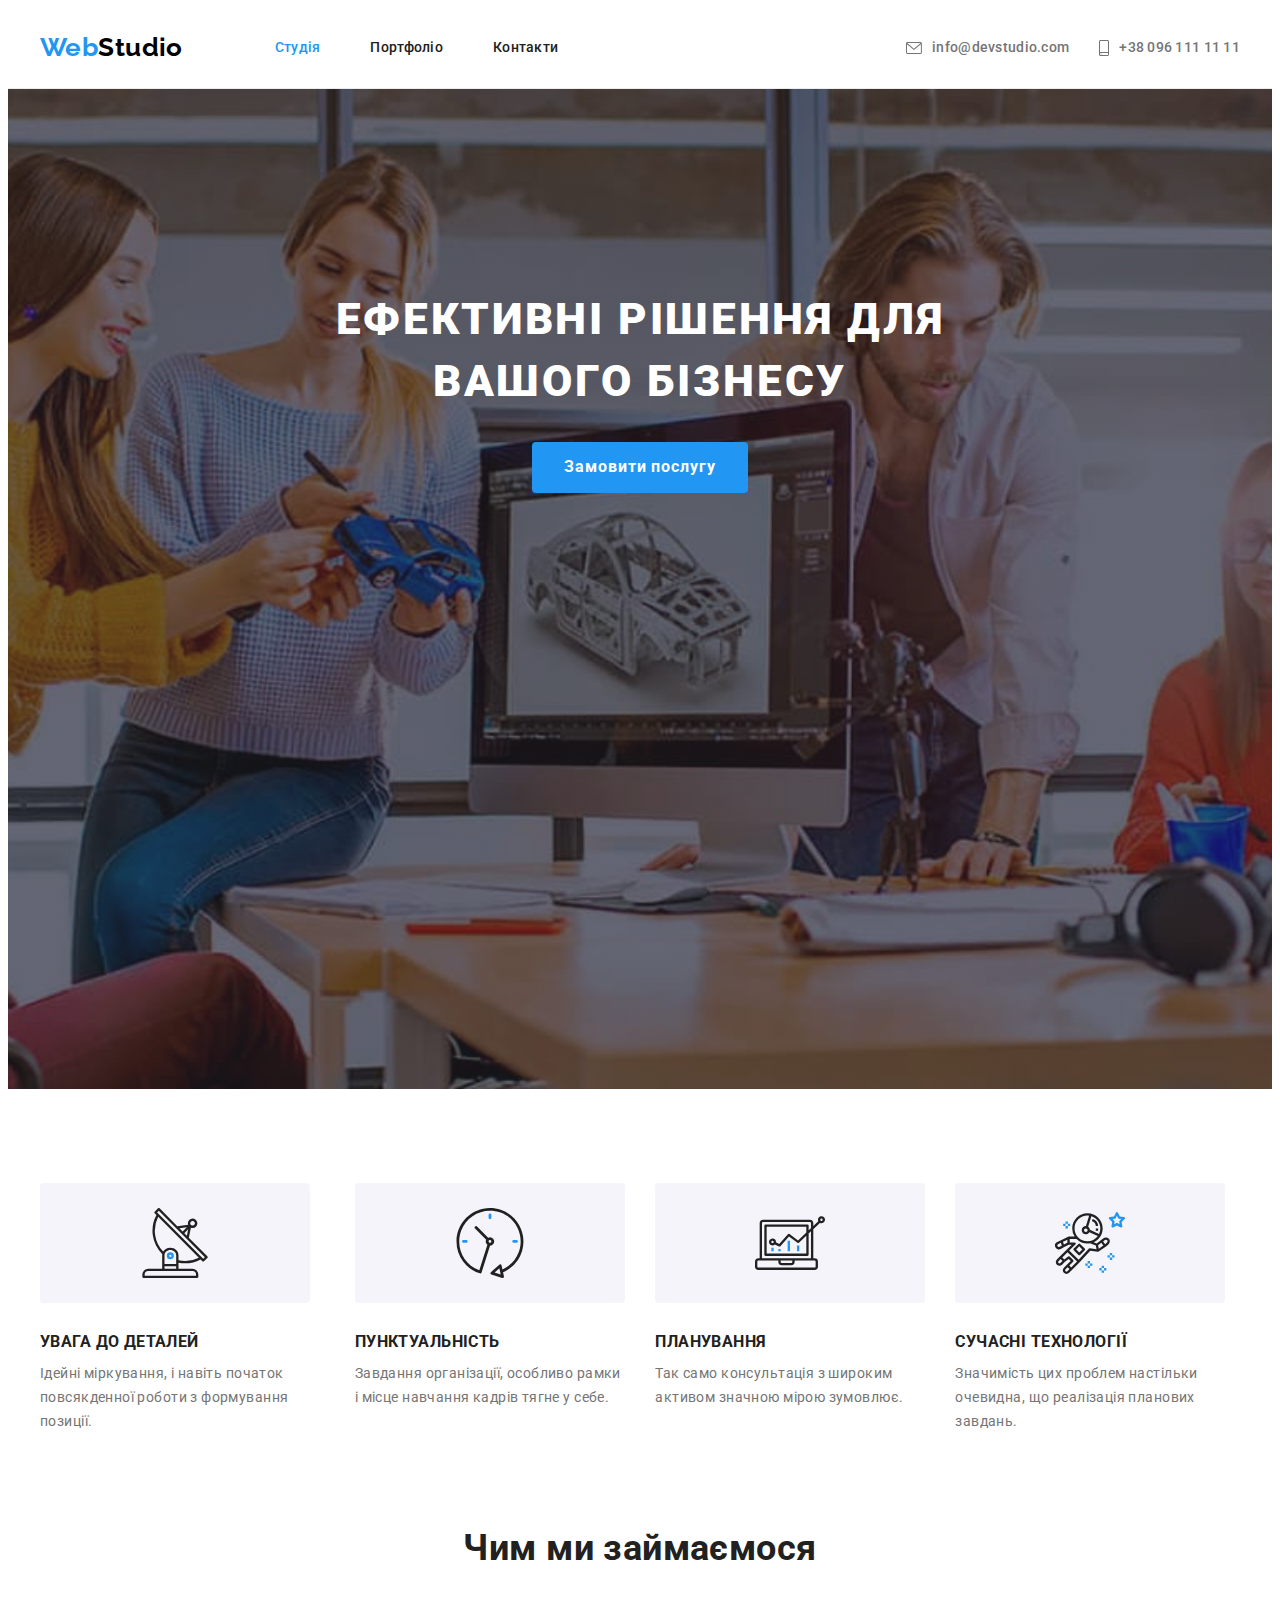
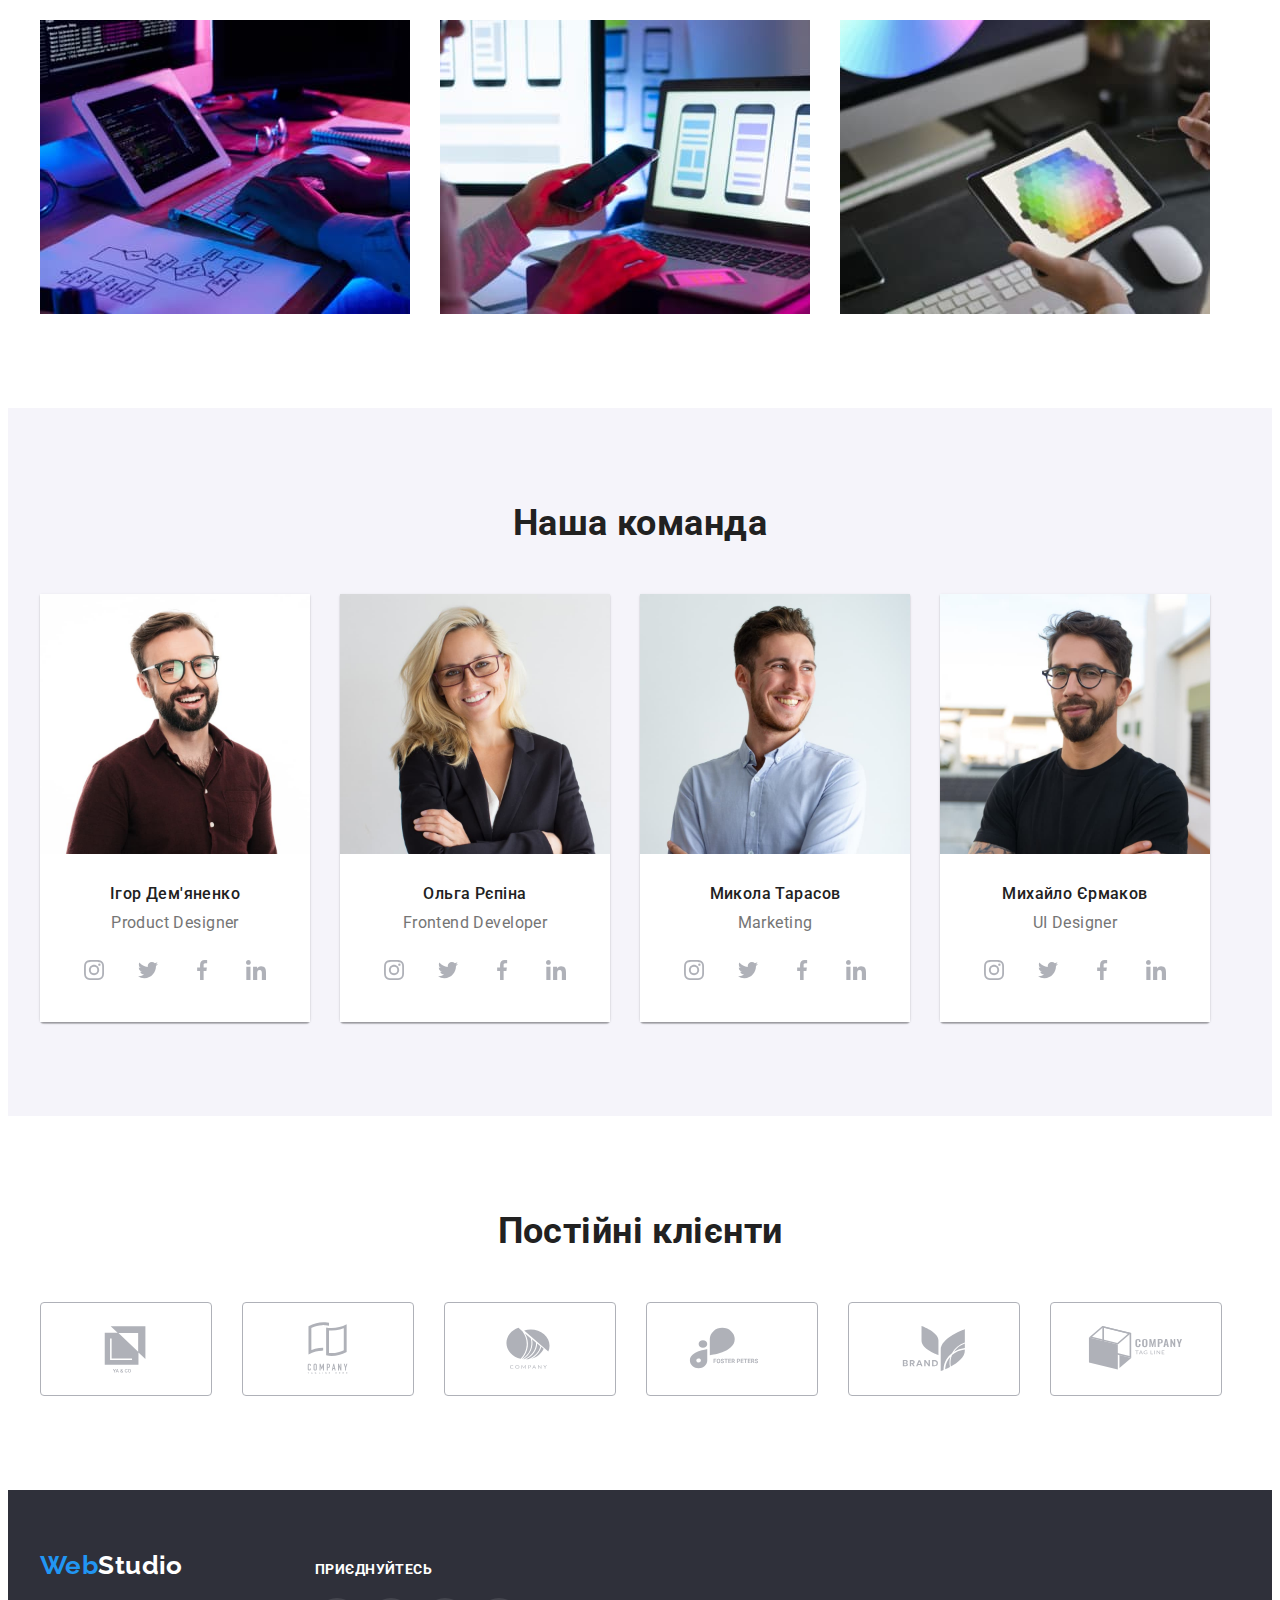
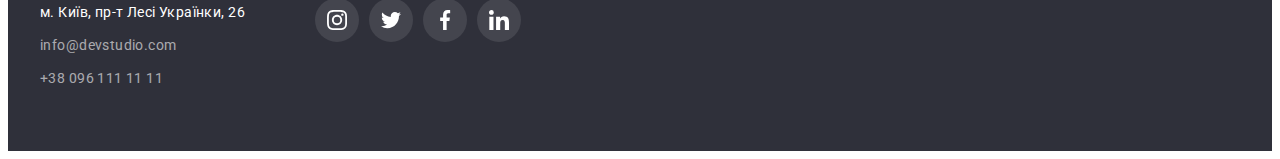
<file: index.html>
<!DOCTYPE html>
<html lang="uk">
  <head>
    <meta charset="UTF-8" />
    <meta http-equiv="X-UA-Compatible" content="IE=edge" />
    <meta name="viewport" content="width=device-width, initial-scale=1.0" />
    <title>Webstudio</title>
    <link
      href="https://fonts.googleapis.com/css2?family=Raleway:wght@700&family=Roboto:wght@400;500;700;900&display=swap"
      rel="stylesheet"
    />
    <link
      rel="stylesheet"
      href="https://cdnjs.cloudflare.com/ajax/libs/modern-normalize/1.1.0/modern-normalize.min.css"
      integrity="sha512-wpPYUAdjBVSE4KJnH1VR1HeZfpl1ub8YT/NKx4PuQ5NmX2tKuGu6U/JRp5y+Y8XG2tV+wKQpNHVUX03MfMFn9Q=="
      crossorigin="anonymous"
      referrerpolicy="no-referrer"
    />
    <link rel="stylesheet" href="./css/style.css" />
  </head>
  <body>
    <!--Header's site-->
    <header class="border">
      <!--Navigation's site-->
      <div class="container nav">
        <a href="./index.html" class="logo-header"
          ><span class="logo-letters">Web</span>Studio</a
        >
        <nav>
          <ul class="site-nav list">
            <li class="item">
              <a href="./index.html" class="link current">Студія</a>
            </li>
            <li class="item">
              <a href="./portfolio.html" class="link">Портфоліо</a>
            </li>
            <li class="item"><a href="" class="link">Контакти</a></li>
          </ul>
        </nav>

        <!--Contacts-->
        <ul class="list contact">
          <li class="item">
            <a href="mailto:info@devstudio.com" class="site-contacts"
              ><svg class="icon-header" width="16" height="12">
                <use href="./images/symbol-defs.svg#icon-envelope-1"></use>
              </svg>
              info@devstudio.com</a
            >
          </li>
          <li class="item">
            <a href="tel:+380961111111" class="site-contacts"
              ><svg class="icon-header" width="10" height="16">
                <use
                  href="./images/symbol-defs.svg#icon-smartphone-1"
                ></use></svg
              >+38 096 111 11 11</a
            >
          </li>
        </ul>
      </div>
    </header>
    <main>
      <!--Hero-->
      <section class="hero">
        <h1 class="hero-title">Ефективні рішення для вашого бізнесу</h1>
        <button type="button" class="hero-button">Замовити послугу</button>
      </section>

      <!--Features-->
      <section class="section">
        <!-- Hidden heading -->
        <div class="container">
          <h2 class="visually-hidden">Особливості</h2>
          <ul class="features list">
            <li class="item">
              <div class="icon-background">
                <svg width="70" height="70">
                  <use href="./images/icons.svg#icon-antenna"></use>
                </svg>
              </div>
              <h3 class="features-title">Увага до деталей</h3>
              <p class="features-list">
                Ідейні міркування, і навіть початок повсякденної роботи з
                формування позиції.
              </p>
            </li>
            <li class="item">
              <div class="icon-background">
                <svg width="70" height="70">
                  <use href="./images/icons.svg#icon-clock"></use>
                </svg>
              </div>
              <h3 class="features-title">Пунктуальність</h3>
              <p class="features-list">
                Завдання організації, особливо рамки і місце навчання кадрів
                тягне у себе.
              </p>
            </li>
            <li class="item">
              <div class="icon-background">
                <svg width="70" height="70">
                  <use href="./images/icons.svg#icon-diagram"></use>
                </svg>
              </div>
              <h3 class="features-title">Планування</h3>
              <p class="features-list">
                Так само консультація з широким активом значною мірою зумовлює.
              </p>
            </li>
            <li class="item">
              <div class="icon-background">
                <svg width="70" height="70">
                  <use href="./images/icons.svg#icon-astronaut"></use>
                </svg>
              </div>
              <h3 class="features-title">Сучасні технології</h3>
              <p class="features-list">
                Значимість цих проблем настільки очевидна, що реалізація
                планових завдань.
              </p>
            </li>
          </ul>
        </div>
      </section>

      <!--Our works-->
      <section class="work">
        <div class="container">
          <h2 class="our-work-title">Чим ми займаємося</h2>
          <ul class="our-work list">
            <li class="item">
              <img
                src="./images/images-index/box-1.jpg"
                alt="Людина працює за ноутбуком"
                width="370"
                height="294"
              />
            </li>
            <li class="item">
              <img
                src="./images/images-index/box-2.jpg"
                alt="Людина тримає смартфон"
                width="370"
                height="294"
              />
            </li>
            <li class="item">
              <img
                src="./images/images-index/box-3.jpg"
                alt="Людина працює з планшетом"
                width="370"
                height="294"
              />
            </li>
          </ul>
        </div>
      </section>

      <!--Our team-->
      <section class="section team">
        <div class="container">
          <h2 class="our-teams-title">Наша команда</h2>
          <ul class="our-teams list">
            <li class="item">
              <img
                src="./images/images-index/img-1.jpg"
                alt="Чоловік"
                width="270"
                height="260"
              />
              <div class="border-teams">
                <h3 class="our-teams-name">Ігор Дем'яненко</h3>
                <p class="our-team-profession">Product Designer</p>
                  <ul class="list social">
                    <li>
                      <a class="social-background" href="">
                        <svg width="20" height="20">
                          <use href="./images/icons.svg#icon-instagram"></use>
                        </svg>
                      </a>
                    </li>
                    <li>
                      <a class="social-background" href="">
                        <svg width="20" height="20">
                          <use href="./images/icons.svg#icon-twitter"></use>
                        </svg>
                      </a>
                    </li>
                    <li>
                      <a class="social-background" href="">
                        <svg width="20" height="20">
                          <use href="./images/icons.svg#icon-facebook"></use>
                        </svg>
                      </a>
                    </li>
                    <li>
                      <a class="social-background" href="">
                        <svg width="20" height="20">
                          <use href="./images/icons.svg#icon-linkedin"></use>
                        </svg>
                      </a>
                    </li>
                  </ul>
              </div>
            </li>
            <li class="item">
              <img
                src="./images/images-index/img-2.jpg"
                alt="Жінка"
                width="270"
                height="260"
              />
              <div class="border-teams">
                <h3 class="our-teams-name">Ольга Рєпіна</h3>
                <p class="our-team-profession">Frontend Developer</p>
                <div class="icon-social">
                  <ul class="list social">
                    <li>
                      <a class="social-background" href="">
                        <svg width="20" height="20">
                          <use href="./images/icons.svg#icon-instagram"></use>
                        </svg>
                      </a>
                    </li>
                    <li>
                      <a class="social-background" href="">
                        <svg width="20" height="20">
                          <use href="./images/icons.svg#icon-twitter"></use>
                        </svg>
                      </a>
                    </li>
                    <li>
                      <a class="social-background" href="">
                        <svg width="20" height="20">
                          <use href="./images/icons.svg#icon-facebook"></use>
                        </svg>
                      </a>
                    </li>
                    <li>
                      <a class="social-background" href="">
                        <svg width="20" height="20">
                          <use href="./images/icons.svg#icon-linkedin"></use>
                        </svg>
                      </a>
                    </li>
                  </ul>
                </div>
              </div>
            </li>
            <li class="item">
              <img
                src="./images/images-index/img-3.jpg"
                alt="Чоловік"
                width="270"
                height="260"
              />
              <div class="border-teams">
                <h3 class="our-teams-name">Микола Тарасов</h3>
                <p class="our-team-profession">Marketing</p>
                <div class="icon-social">
                  <ul class="list social">
                    <li>
                      <a class="social-background" href="">
                        <svg width="20" height="20">
                          <use href="./images/icons.svg#icon-instagram"></use>
                        </svg>
                      </a>
                    </li>
                    <li>
                      <a class="social-background" href="">
                        <svg width="20" height="20">
                          <use href="./images/icons.svg#icon-twitter"></use>
                        </svg>
                      </a>
                    </li>
                    <li>
                      <a class="social-background" href="">
                        <svg width="20" height="20">
                          <use href="./images/icons.svg#icon-facebook"></use>
                        </svg>
                      </a>
                    </li>
                    <li>
                      <a class="social-background" href="">
                        <svg width="20" height="20">
                          <use href="./images/icons.svg#icon-linkedin"></use>
                        </svg>
                      </a>
                    </li>
                  </ul>
                </div>
              </div>
            </li>
            <li class="item">
              <img
                src="./images/images-index/img-4.jpg"
                alt="Чоловік"
                width="270"
                height="260"
              />
              <div class="border-teams">
                <h3 class="our-teams-name">Михайло Єрмаков</h3>
                <p class="our-team-profession">UI Designer</p>
                <div class="icon-social">
                  <ul class="list social">
                    <li>
                      <a class="social-background" href="">
                        <svg width="20" height="20">
                          <use href="./images/icons.svg#icon-instagram"></use>
                        </svg>
                      </a>
                    </li>
                    <li>
                      <a class="social-background" href="">
                        <svg width="20" height="20">
                          <use href="./images/icons.svg#icon-twitter"></use>
                        </svg>
                      </a>
                    </li>
                    <li>
                      <a class="social-background" href="">
                        <svg width="20" height="20">
                          <use href="./images/icons.svg#icon-facebook"></use>
                        </svg>
                      </a>
                    </li>
                    <li>
                      <a class="social-background" href="">
                        <svg width="20" height="20">
                          <use href="./images/icons.svg#icon-linkedin"></use>
                        </svg>
                      </a>
                    </li>
                  </ul>
                </div>
              </div>
            </li>
          </ul>
        </div>
      </section>
      <!-- Clients -->
      <section class="section">
        <div class="container">
           <h2 class="clients-title">Постійні клієнти</h2>
        <ul class="clients list">
          <li>
            <a class="clients-link" href=""
              ><svg width="106" height="60">
                <use href="./images/icons.svg#icon-client1"></use>
              </svg>
            </a>
          </li>
          <li>
            <a class="clients-link" href="">
              <svg width="106" height="60">
                <use href="./images/icons.svg#icon-client2"></use>
              </svg>
            </a>
          </li>
          <li>
            <a class="clients-link" href="">
              <svg width="106" height="60">
                <use href="./images/icons.svg#icon-client3"></use>
              </svg>
            </a>
          </li>
          <li>
            <a class="clients-link" href="">
              <svg width="106" height="60">
                <use href="./images/icons.svg#icon-client4"></use>
              </svg>
            </a>
          </li>
          <li>
            <a class="clients-link" href="">
              <svg width="106" height="60">
                <use href="./images/icons.svg#icon-client5"></use>
              </svg>
            </a>
          </li>
          <li>
            <a class="clients-link" href="">
              <svg width="106" height="60">
                <use href="./images/icons.svg#icon-client6"></use>
              </svg>
            </a>
          </li>
        </ul>
        </div>
       
      </section>
    </main>

    <!-- Adress -->
    <footer class="footer">
      <div class="container general-footer">
        <div>
          <a href="./index.html" class="logo-footer"
            ><span class="logo-letters">Web</span>Studio</a
          >
          <address>
            <ul class="list">
              <li class="items">
                <a
                  href="https://goo.gl/maps/6pdL2G1aaHJUCAZU8"
                  target="_blank"
                  rel="noopener noreferrer"
                  class="footer-adress"
                  >м. Київ, пр-т Лесі Українки, 26</a
                >
              </li>
              <li class="items">
                <a href="mailto:info@devstudio.com" class="footer-contacts"
                  >info@devstudio.com</a
                >
              </li>
              <li class="items">
                <a href="tel:+380961111111" class="footer-contacts"
                  >+38 096 111 11 11</a
                >
              </li>
            </ul>
          </address>
        </div>
        <div class="footer-social">
          <p class="footer-title">приєднуйтесь</p>
            <ul class="list social-link">
              <li>
                <a href="" class="footer-social-link"
                  ><svg width="20" height="20">
                    <use href="./images/icons.svg#icon-instagram"></use></svg
                ></a>
              </li>
              <li>
                <a href="" class="footer-social-link"
                  ><svg width="20" height="20">
                    <use href="./images/icons.svg#icon-twitter"></use></svg
                ></a>
              </li>
              <li>
                <a href="" class="footer-social-link"
                  ><svg width="20" height="20">
                    <use href="./images/icons.svg#icon-facebook"></use></svg
                ></a>
              </li>
              <li>
                <a href="" class="footer-social-link"
                  ><svg width="20" height="20">
                    <use href="./images/icons.svg#icon-linkedin"></use></svg
                ></a>
              </li>
            </ul>
        </div>
      </div>
    </footer>
  </body>
</html>
</file>
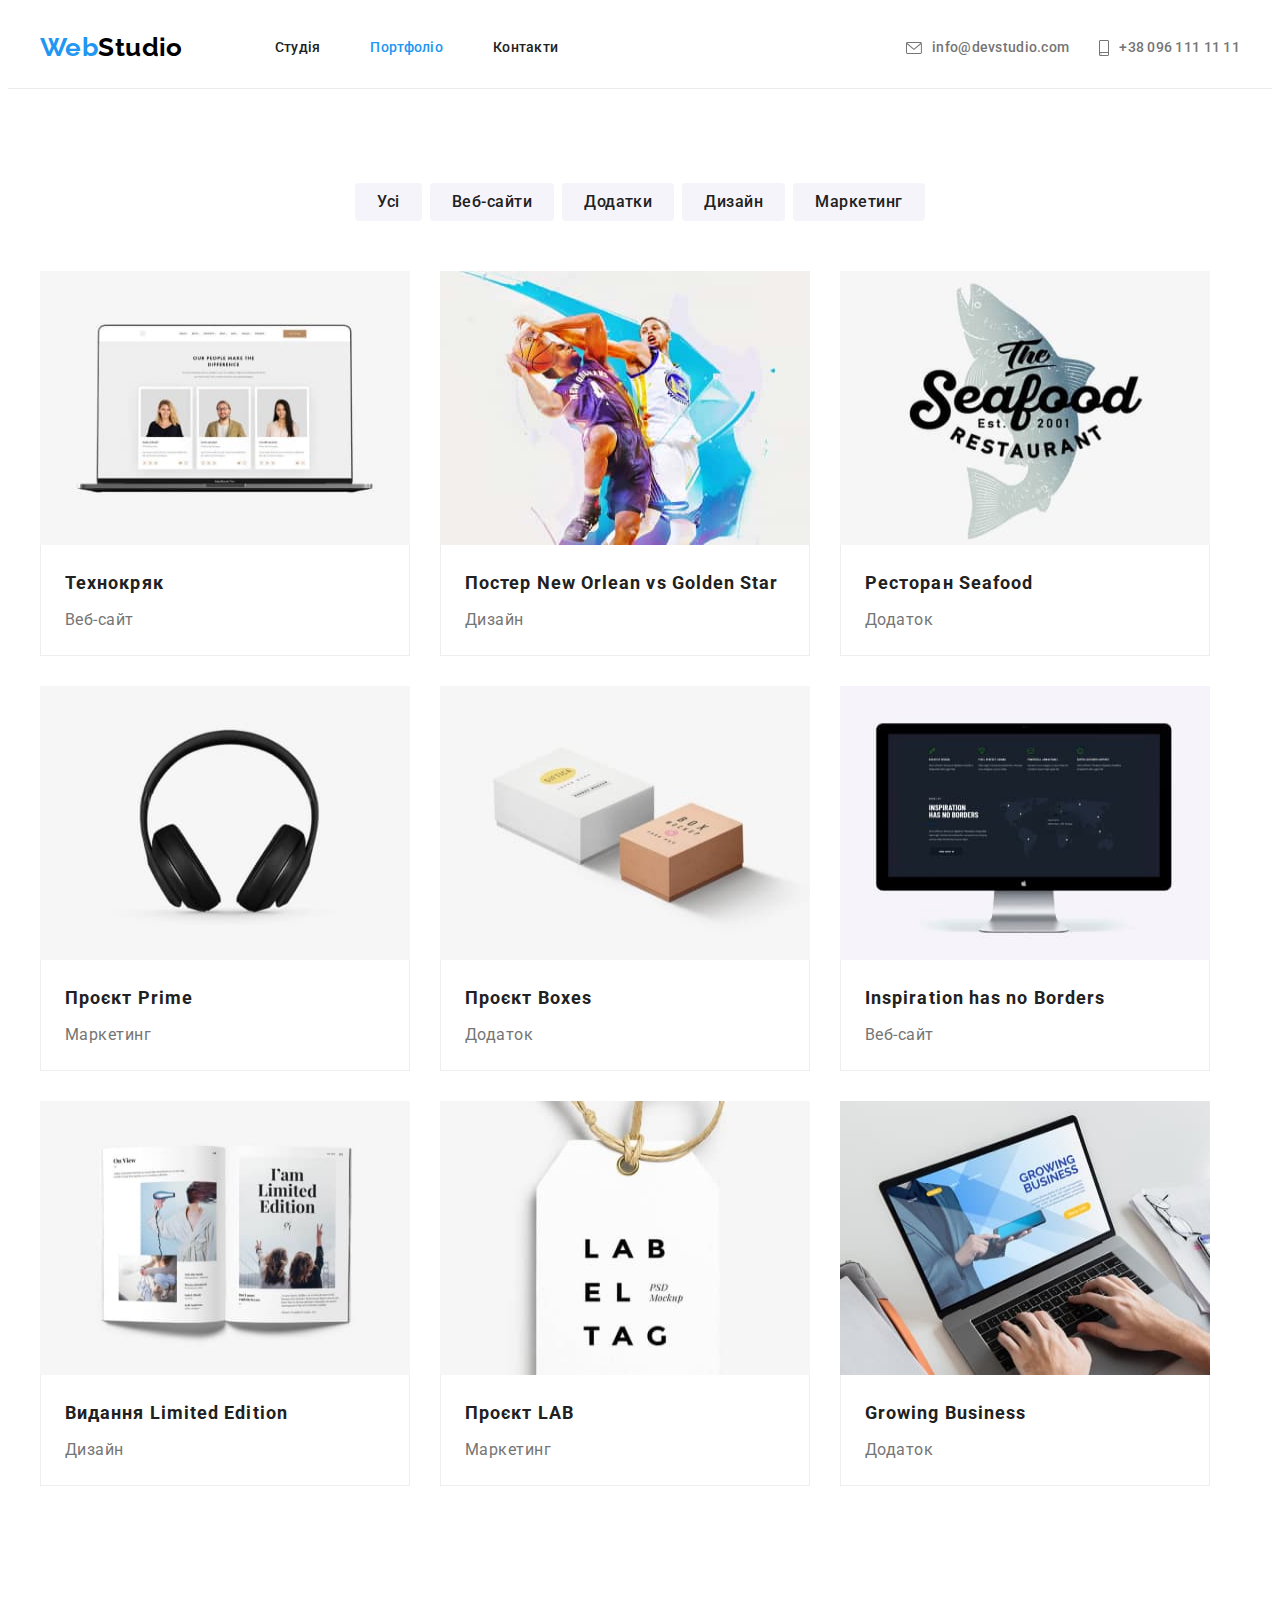
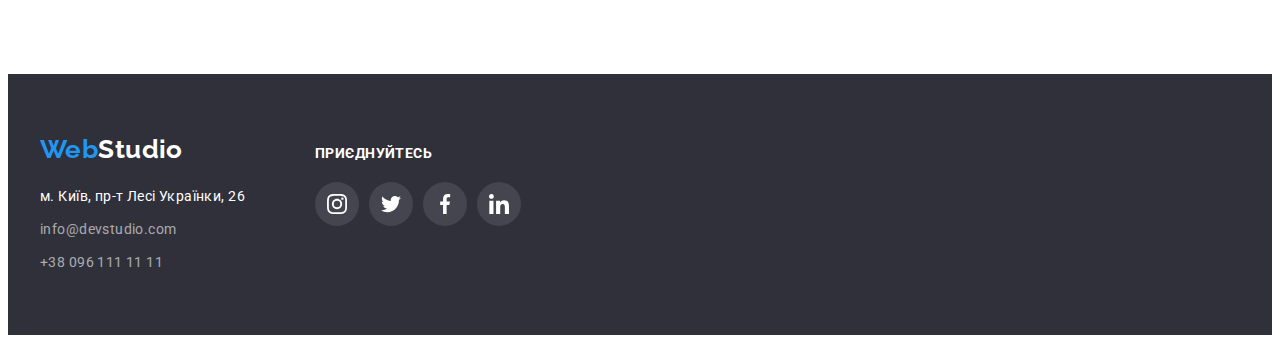
<file: portfolio.html>
<!DOCTYPE html>
<html lang="uk">
  <head>
    <meta charset="UTF-8" />
    <meta http-equiv="X-UA-Compatible" content="IE=edge" />
    <meta name="viewport" content="width=device-width, initial-scale=1.0" />
    <title>Webstudio</title>
    <link
      href="https://fonts.googleapis.com/css2?family=Raleway:wght@700&family=Roboto:wght@400;500;700;900&display=swap"
      rel="stylesheet"
    />
    <link
      rel="stylesheet"
      href="https://cdnjs.cloudflare.com/ajax/libs/modern-normalize/1.1.0/modern-normalize.min.css"
      integrity="sha512-wpPYUAdjBVSE4KJnH1VR1HeZfpl1ub8YT/NKx4PuQ5NmX2tKuGu6U/JRp5y+Y8XG2tV+wKQpNHVUX03MfMFn9Q=="
      crossorigin="anonymous"
      referrerpolicy="no-referrer"
    />
    <link rel="stylesheet" href="./css/style.css" />
  </head>
  <body>
    <!--Header's site-->
    <header class="border">
      <!--Navigation's site-->
      <div class="container nav">
        <a href="./index.html" class="logo-header"
          ><span class="logo-letters">Web</span>Studio</a
        >
        <nav>
          <ul class="site-nav list">
            <li class="item"><a href="./index.html" class="link">Студія</a></li>
            <li class="item">
              <a href="./portfolio.html" class="link current">Портфоліо</a>
            </li>
            <li class="item"><a href="" class="link">Контакти</a></li>
          </ul>
        </nav>
        <!--Contacts-->
        <ul class="list contact">
          <li class="item">
            <a href="mailto:info@devstudio.com" class="site-contacts"
              ><svg class="icon-header" width="16" height="12">
                <use href="./images/symbol-defs.svg#icon-envelope-1"></use>
              </svg> info@devstudio.com </a
            >
          </li>
          <li class="item">
            <a href="tel:+380961111111" class="site-contacts"
              ><svg class="icon-header" width="10" height="16">
                <use
                  href="./images/symbol-defs.svg#icon-smartphone-1"
                ></use></svg
              > +38 096 111 11 11</a
            >
          </li>
        </ul>
      </div>
    </header>
    <!-- Hero -->
    <main>
      <section class="section">
        <!-- Hidden heading -->
        <h1 class="visually-hidden">Портфоліо</h1>
        <!-- Filtr buttons -->
        <div class="container">
          <ul class="list filtrs">
            <li class="item">
              <button type="button" class="filtr link">Усі</button>
            </li>
            <li class="item">
              <button type="button" class="filtr link">Веб-сайти</button>
            </li>
            <li class="item">
              <button type="button" class="filtr link">Додатки</button>
            </li>
            <li class="item">
              <button type="button" class="filtr link">Дизайн</button>
            </li>
            <li class="item">
              <button type="button" class="filtr link">Маркетинг</button>
            </li>
          </ul>
    
        <!-- Images of the portfolio -->
          <ul class="portfolio list">
            <li>
              <a href="" class="portfolio-link"
                ><img
                  src="./images/images-portfolio/portfolio1.jpg"
                  alt="приклад сайта"
                  width="370"
                  height="274"
                />
                <div class="border-card">
                  <h2 class="portfolio-title">Технокряк</h2>
                  <p class="portfolio-list">Веб-сайт</p>
                </div>
              </a>
            </li>
            <li>
              <a href="" class="portfolio-link"
                ><img
                  src="./images/images-portfolio/portfolio2.jpg"
                  alt="гра в баскетбол"
                  width="370"
                  height="274"
                />
                <div class="border-card">
                  <h2 class="portfolio-title">
                    Постер New Orlean vs Golden Star
                  </h2>
                  <p class="portfolio-list">Дизайн</p>
                </div>
              </a>
            </li>
            <li>
              <a href="" class="portfolio-link"
                ><img
                  src="./images/images-portfolio/portfolio3.jpg"
                  alt="логотип ресторана морської кухні"
                  width="370"
                  height="274"
                />
                <div class="border-card">
                  <h2 class="portfolio-title">Ресторан Seafood</h2>
                  <p class="portfolio-list">Додаток</p>
                </div>
              </a>
            </li>
            <li>
              <a href="" class="portfolio-link"
                ><img
                  src="./images/images-portfolio/portfolio4.jpg"
                  alt="навушники"
                  width="370"
                  height="274"
                />
                <div class="border-card">
                  <h2 class="portfolio-title">Проєкт Prime</h2>
                  <p class="portfolio-list">Маркетинг</p>
                </div>
              </a>
            </li>
            <li>
              <a href="" class="portfolio-link"
                ><img
                  src="./images/images-portfolio/portfolio5.jpg"
                  alt="дві картоні коробки"
                  width="370"
                  height="274"
                />
                <div class="border-card">
                  <h2 class="portfolio-title">Проєкт Boxes</h2>
                  <p class="portfolio-list">Додаток</p>
                </div></a
              >
            </li>
            <li>
              <a href="" class="portfolio-link"
                ><img
                  src="./images/images-portfolio/portfolio6.jpg"
                  alt="монітор із зображенням сайту"
                  width="370"
                  height="274"
                />
                <div class="border-card">
                  <h2 class="portfolio-title">Inspiration has no Borders</h2>
                  <p class="portfolio-list">Веб-сайт</p>
                </div>
              </a>
            </li>
            <li>
              <a href="" class="portfolio-link"
                ><img
                  src="./images/images-portfolio/portfolio7.jpg"
                  alt="відкритий журнал"
                  width="370"
                  height="274"
                />
                <div class="border-card">
                  <h2 class="portfolio-title">Видання Limited Edition</h2>
                  <p class="portfolio-list">Дизайн</p>
                </div>
              </a>
            </li>
            <li>
              <a href="" class="portfolio-link"
                ><img
                  src="./images/images-portfolio/portfolio8.jpg"
                  alt="лейба для одягу та товарів"
                  width="370"
                  height="274"
                />
                <div class="border-card">
                  <h2 class="portfolio-title">Проєкт LAB</h2>
                  <p class="portfolio-list">Маркетинг</p>
                </div>
              </a>
            </li>
            <li>
              <a href="" class="portfolio-link"
                ><img
                  src="./images/images-portfolio/portfolio9.jpg"
                  alt="руки на клавіатурі ноутбука"
                  width="370"
                  height="274"
                />
                <div class="border-card">
                  <h2 class="portfolio-title">Growing Business</h2>
                  <p class="portfolio-list">Додаток</p>
                </div>
              </a>
            </li>
          </ul>
        </div>
      </section>
    </main>
    <!-- Adress -->
    <footer class="footer">
      <div class="container general-footer">
        <div>
          <a href="./index.html" class="logo-footer"
            ><span class="logo-letters">Web</span>Studio</a
          >
          <address>
            <ul class="list">
              <li class="items">
                <a
                  href="https://goo.gl/maps/6pdL2G1aaHJUCAZU8"
                  target="_blank"
                  rel="noopener noreferrer"
                  class="footer-adress"
                  >м. Київ, пр-т Лесі Українки, 26</a
                >
              </li>
              <li class="items">
                <a href="mailto:info@devstudio.com" class="footer-contacts"
                  >info@devstudio.com</a
                >
              </li>
              <li class="items">
                <a href="tel:+380961111111" class="footer-contacts"
                  >+38 096 111 11 11</a
                >
              </li>
            </ul>
          </address>
        </div>
        <div class="footer-social">
          <p class="footer-title">приєднуйтесь</p>
            <ul class="list social-link">
              <li>
                <a href="" class="footer-social-link"
                  ><svg width="20" height="20">
                    <use href="./images/icons.svg#icon-instagram"></use></svg
                ></a>
              </li>
              <li>
                <a href="" class="footer-social-link"
                  ><svg width="20" height="20">
                    <use href="./images/icons.svg#icon-twitter"></use></svg
                ></a>
              </li>
              <li>
                <a href="" class="footer-social-link"
                  ><svg width="20" height="20">
                    <use href="./images/icons.svg#icon-facebook"></use></svg
                ></a>
              </li>
              <li>
                <a href="" class="footer-social-link"
                  ><svg width="20" height="20">
                    <use href="./images/icons.svg#icon-linkedin"></use></svg
                ></a>
              </li>
            </ul>
        </div>
      </div>
    </footer>
  </body>
</html>
</file>
<file: css/style.css>
:root {
  --primary-text-color: #757575;
  --secondary-text-color: #212121;
  --added-text-color: #ffffff;
  --logo-button-text-color: #2196f3;
  --primary-background-color: #ffffff;
  --secondary-background-color: #f5f4fa;
  --background-color-hover: #2196f3;
  --background-color-added: #2f303a;
  --text-color: #000000;
  --text-color-footer: rgba(255, 255, 255, 0.6);
  --active-button-color: #188ce8;
  --color-shadow: #rgba(0, 0, 0, 0.15);
  --color-border-header: 1px solid #ececec;
  --color-border-cards: 1px solid #eeeeee;
  --hero-bg-overlay: rgba(47, 48, 58, 0.4);
  --fill-svg-social:#AFB1B8;
  --portfolio-cards-shadow: 0px 1px 1px rgba(0, 0, 0, 0.12), 0px 4px 4px rgba(0, 0, 0, 0.06), 1px 4px 6px rgba(0, 0, 0, 0.16);
  --background-footer-social:rgba(255, 255, 255, 0.1);
}

body {
  background-color: var(--primary-background-color);
  color: var(--primary-text-color);
  font-family: "Roboto", sans-serif;
  font-weight: 400;
  font-size: 14px;
  line-height: 1.71;
  letter-spacing: 0.03em;
}
.list {
  list-style: none;
  padding: 0;
  margin: 0;
}

.container {
  width: 1200px;
  margin-left: auto;
  margin-right: auto;
  padding-left: 15px;
  padding-right: 15px;
}
h2,
h3,
p {
  margin: 0;
}
img {
  max-width: 100%;
  display: block;
}
/* Navigation's site */
.nav {
  display: flex;
  align-items: center;
  margin: 0 auto;
}

.logo-letters {
  color: var(--logo-button-text-color);
}
.logo-header {
  margin-right: 92px;

  color: var(--text-color);
  text-decoration: none;
  font-family: "Raleway", sans-serif;
  font-weight: 700;
  font-size: 26px;
  line-height: 1.2;
}
.link {
  padding-top: 32px;
  padding-bottom: 32px;
  color: var(--secondary-text-color);
  text-decoration: none;
  font-weight: 500;
  font-size: 14px;
  line-height: 1.14;
  letter-spacing: 0.02em;
}
.link:hover,
.link:focus {
  color: var(--logo-button-text-color);
}

.link.current {
  color: var(--logo-button-text-color);
}
.site-nav {
  display: flex;
}

.site-nav .item:not(:last-child) {
  margin-right: 50px;
}

/* Links to contacts */

.icon-header {
  margin-right: 10px;
  fill:currentColor;
}
.site-contacts {
  padding-top: 32px;
  padding-bottom: 32px;
  display: flex;
  align-items: center;
  color: var(--primary-text-color);
  text-decoration: none;
  font-weight: 500;
  font-size: 14px;
  line-height: 1.14;
  letter-spacing: 0.02em;
}
.site-contacts:hover,
.site-contacts:focus {
  color: var(--logo-button-text-color);
  fill: var(--logo-button-text-color);
}
.contact {
  margin-left: auto;
  display: flex;
}
.contact .item:not(:last-child) {
  margin-right: 30px;
}

/* Hero */
.hero {
  padding-bottom: 200px;
  padding-top: 200px;
  height: 600px;
  max-width: 1600px;
  margin-left: auto;
  margin-right: auto;
  background-color: var(--background-color-added);
  text-align: center;
  background-image: linear-gradient(to right, var(--hero-bg-overlay), var(--hero-bg-overlay)),    url('../images/images-index/hero.jpg');
  background-size: cover;
  background-repeat: no-repeat;
  background-position: center;
}

.hero-title {
  margin-bottom: 30px;
  margin-top: 0;
  margin-right: auto;
  margin-left: auto;
  max-width: 696px;
  color: var(--added-text-color);
  font-weight: 900;
  font-size: 44px;
  line-height: 1.4;
  letter-spacing: 0.06em;
  text-transform: uppercase;
}
.hero-button {
  min-width: 216px;
  padding: 10px 32px;
  border-radius: 4px;
  border-width: 0;
  box-shadow: 0px 4px 4px var(--color-shadow);

  background-color: var(--logo-button-text-color);
  color: var(--added-text-color);
  font-family: inherit;
  font-weight: 700;
  font-size: 16px;
  line-height: 1.9;
  letter-spacing: 0.06em;
  cursor: pointer;
}
.hero-button:hover,
.hero-button:focus {
  background-color: var(--active-button-color);
}

/* Features and Images of the portfolio*/
.visually-hidden {
  position: absolute;
  clip: rect(0 0 0 0);
  width: 1px;
  height: 1px;
  margin: -1px;
}
.section {
  padding-bottom: 94px;
  padding-top: 94px;
}
.features {
  display: flex;
  gap: 30px;
}
.features-title {
  margin-bottom: 10px;
  margin-top: 0;

  color: var(--secondary-text-color);
  font-weight: 700;
  line-height: 1.14;
  text-transform: uppercase;
}
.features-list {
  margin: 0;
}

/* Our works */
.icon-background {
  margin-bottom: 30px;
  height: 120px;
  width: 270px;
  display: flex;
  justify-content: center;
  align-items: center;
  background-color: var(--secondary-background-color);
  border-radius: 4px
}
.work {
  padding-bottom: 94px;
}
.our-work {
  display: flex;
}
.our-work .item:not(:last-child) {
  margin-right: 30px;
}
.our-work-title,
.our-teams-title,
.clients-title {
  margin-bottom: 50px;

  color: var(--secondary-text-color);
  font-weight: 700;
  font-size: 36px;
  line-height: 1.17;
  text-align: center;
}

/* Our teams */
.team {
  background-color: var(--secondary-background-color);
}
.our-teams {
  display: flex;
}
.our-teams .item {
  box-shadow: 0px 1px 3px rgba(0, 0, 0, 0.12), 0px 1px 1px rgba(0, 0, 0, 0.14),
    0px 2px 1px rgba(0, 0, 0, 0.2);
  border-radius: 0px 0px 4px 4px;
  
}
.border-teams {
  padding-top: 30px;
  padding-bottom: 30px;
  background: var(--primary-background-color);
}
.our-teams-name {
  margin-bottom: 10px;

  color: var(--secondary-text-color);
  font-weight: 500;
  font-size: 16px;
  line-height: 1.19;
  text-align: center;
}
.our-team-profession {
  margin-bottom: 16px;

  font-size: 16px;
  line-height: 1.19;
  text-align: center;
}
.our-teams .item:not(:last-child) {
  margin-right: 30px;
}

.social {
  display: flex;
  justify-content: center;
  gap: 10px;
}

.social-background {
  display: flex;
  justify-content: center;
  align-items: center;
  padding: 0;
  width: 44px;
  height: 44px;
  border-radius: 50%;
  fill: var(--fill-svg-social);
}
.social-background:hover,
.social-background:focus {
  background-color: var(--logo-button-text-color);
  fill:var(--primary-background-color);
}

/* Clients */
.clients {
  display: flex;
  gap:30px;
}
.clients-link {
  display: flex;
  padding: 0;
  width: 170px;
  height: 92px;
  display: flex;
  align-items: center;
  justify-content: center;
  border: 1px solid var(--fill-svg-social);
  border-radius: 4px;
}
.clients-link:hover,
.clients-link:focus {
  border: 1px solid var(--logo-button-text-color);
  fill: var(--logo-button-text-color);
}
.clients-link {
  fill: var(--fill-svg-social);
}

/* Adress */
.footer {
  padding-top: 60px;
  padding-bottom: 60px;
  background-color: var(--background-color-added);
}
.general-footer{
  display: flex;
  align-items: baseline;
}
.logo-footer {
  margin-bottom: 20px;

  color: var(--added-text-color);
  text-decoration: none;
  display: inline-block;
  font-family: "Raleway", sans-serif;
  font-style: normal;
  font-weight: 700;
  font-size: 26px;
  line-height: 1.2;
}
.footer-contacts {
  color: var(--text-color-footer);
  display: inline-block;
  font-style: normal;
  text-decoration: none;
}
.list .items:not(:last-child) {
  margin-bottom: 9px;
}
.footer-adress {
  color: var(--added-text-color);
  display: inline-block;
  font-style: normal;
  text-decoration: none;
}
.footer-adress:hover,
.footer-adress:focus {
  color: var(--added-text-color);
}
.footer-contacts:hover,
.footer-contacts:focus {
  color: var(--added-text-color);
}
.footer-title {
  display: block;
  color: var(--added-text-color);
  font-weight: 700;
  line-height: 1.14;
  text-transform: uppercase;
}
.footer-social {
   margin-left: 70px;

}

.social-link {
  display: flex;
  margin-top: 20px;
  gap: 10px;
}
.footer-social-link {
  display: flex;
  justify-content: center;
  align-items: center;
  padding: 0;
  width: 44px;
  height: 44px;
  background:var(--background-footer-social);
  border-radius: 50%;
  fill:var(--added-text-color);
}
.footer-social-link:hover,
.footer-social-link:focus {
  background-color: var(--logo-button-text-color);
}
/* Portfolio.html */
/* Filtr buttons */
.filtrs {
  display: flex;
  justify-content: center;
  margin-bottom: 50px;
}
.filtrs .item:not(:last-child) {
  margin-right: 8px;
}
.filtr {
  padding: 6px 22px;
 background-color: var(--secondary-background-color);
  color: var(--secondary-text-color);
  font-family: inherit;
  font-weight: 500;
  font-size: 16px;
  line-height: 1.6;
  letter-spacing: 0.03em;
  cursor: pointer;
  border-radius: 4px;
  border-width: 0;
}
.filtr:hover,
.filtr:focus {
  background-color: var(--logo-button-text-color);
  color: var(--added-text-color);
  box-shadow: 0px 3px 1px rgba(0, 0, 0, 0.1), 0px 1px 2px rgba(0, 0, 0, 0.08),
    0px 2px 2px rgba(0, 0, 0, 0.12);
}

/* Hero in Portfolio.html */
.border {
  border-bottom: var(--color-border-header);
}
.portfolio {
  display: flex;
  flex-wrap: wrap;
  gap: 30px;
}
.border-card {
  padding-top: 20px;
  padding-bottom: 20px;
  padding-left: 24px;
  padding-right: 24px;
  border-bottom: var(--color-border-cards);
  border-left: var(--color-border-cards);
  border-right: var(--color-border-cards);
}
.portfolio-link:hover {
  box-shadow: var(--portfolio-cards-shadow);
}
.portfolio-link:focus {
  box-shadow: var(--portfolio-cards-shadow);
}

.portfolio-link {
  text-decoration: none;
  display: block;
}
.portfolio-title {
  margin-bottom: 4px;
  color: var(--secondary-text-color);
  font-weight: 700;
  font-size: 18px;
  line-height: 2;
  letter-spacing: 0.06em;
}
.portfolio-list {
  color: var(--primary-text-color);
  font-size: 16px;
  line-height: 1.88;
  letter-spacing: 0.03em;
}
.portfolio.list {
  padding-bottom: 94px;
}
</file>
